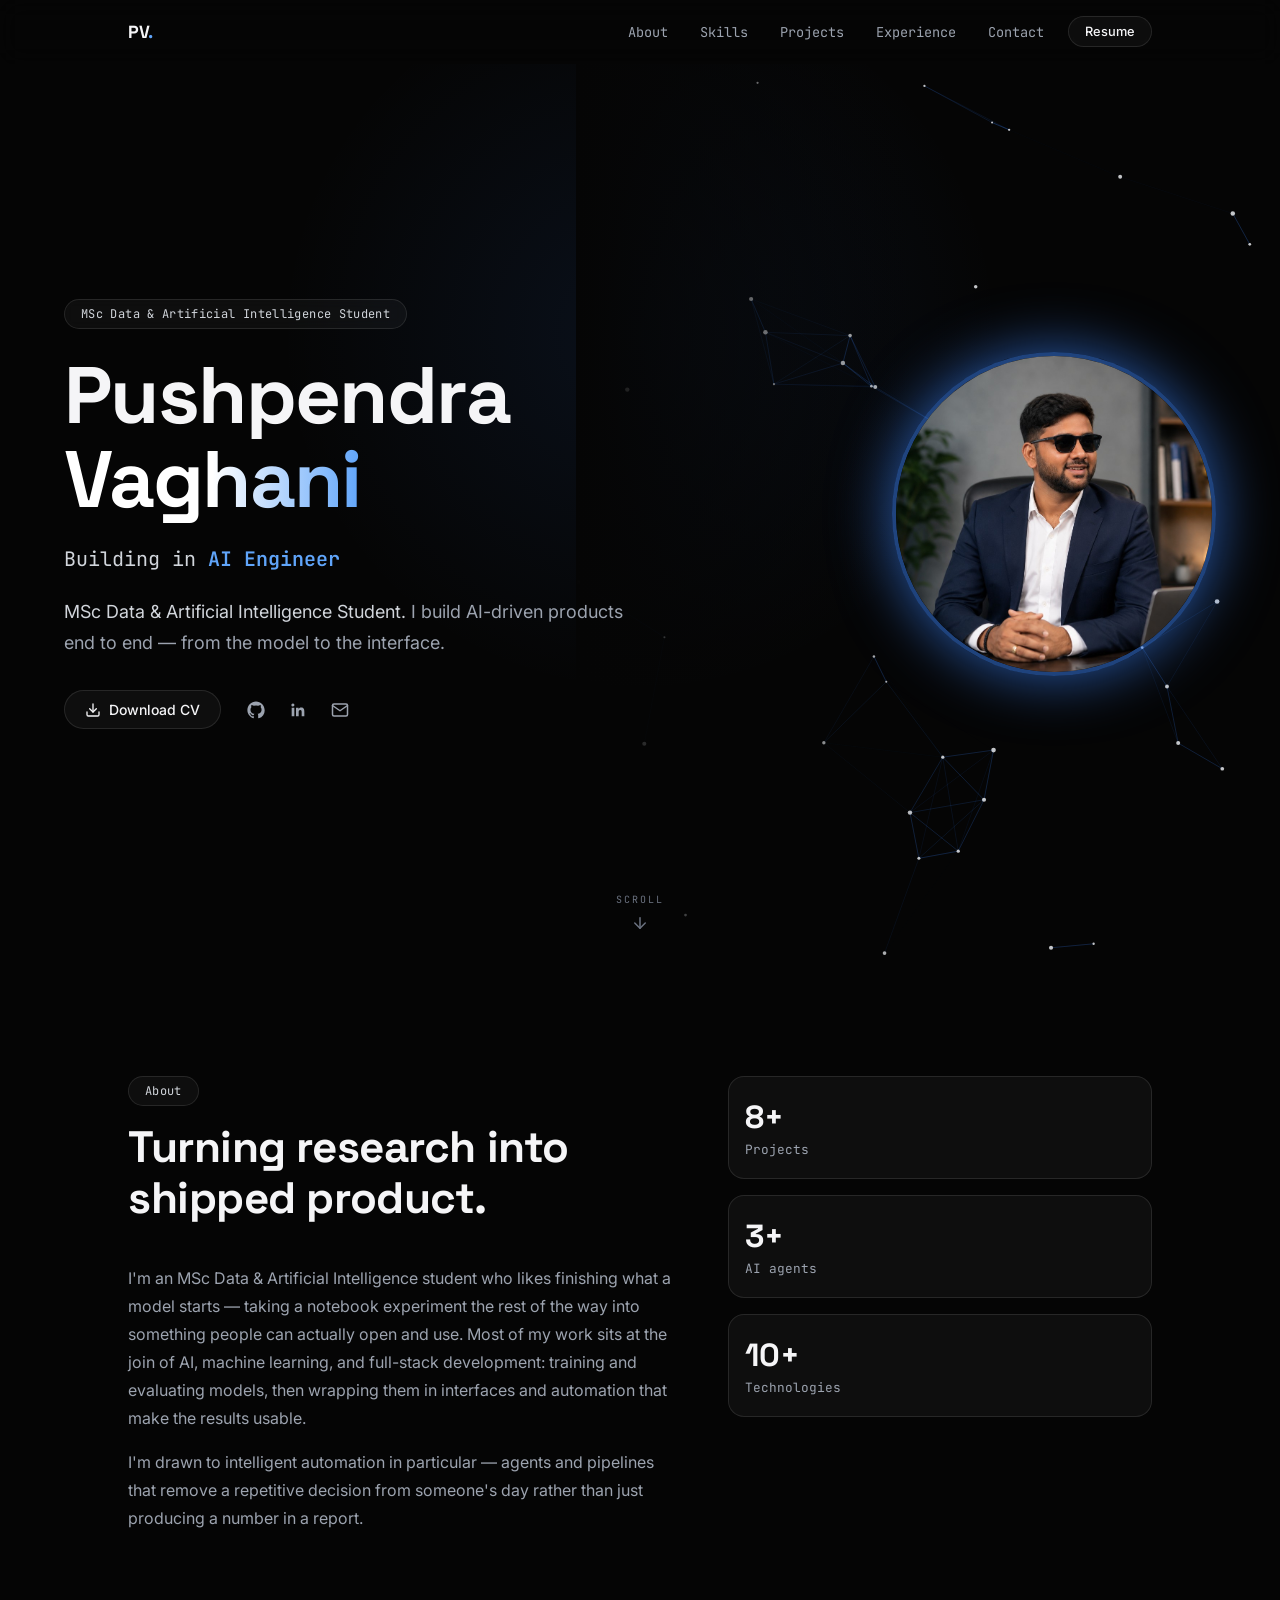
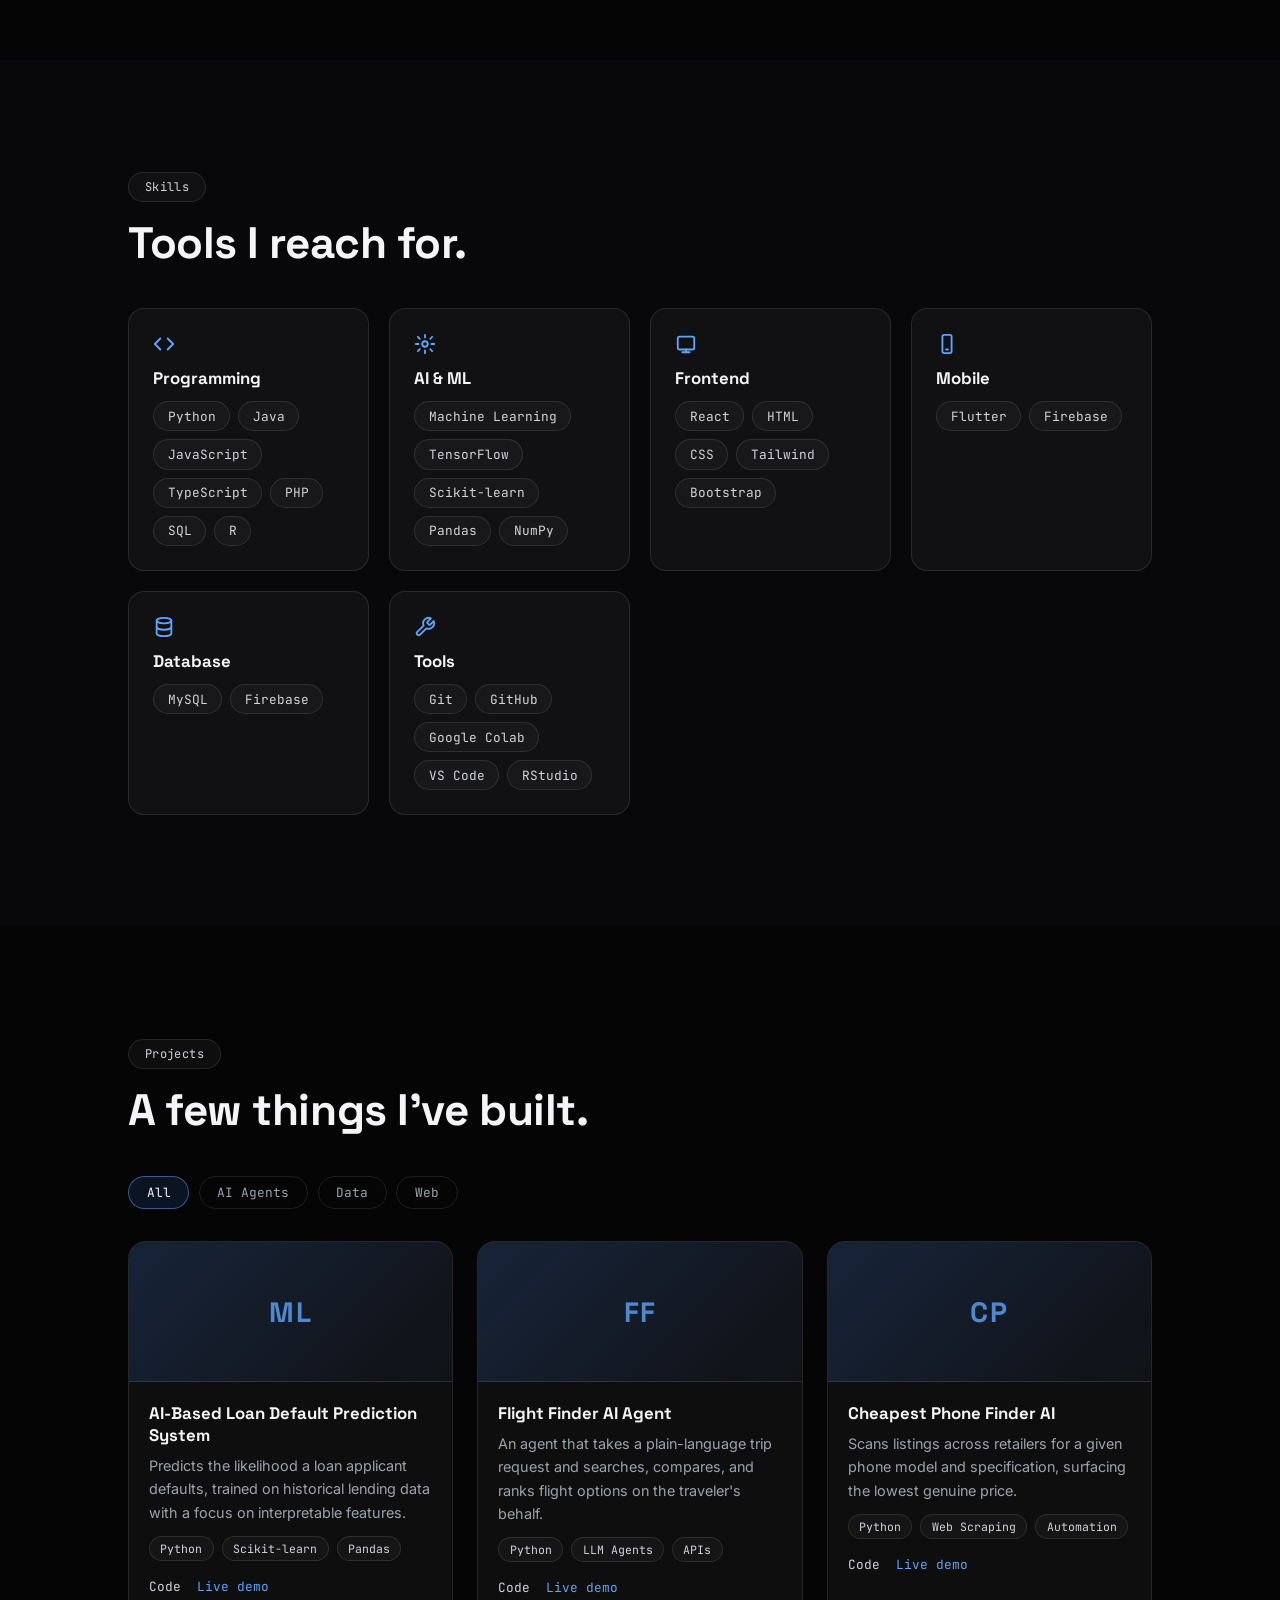
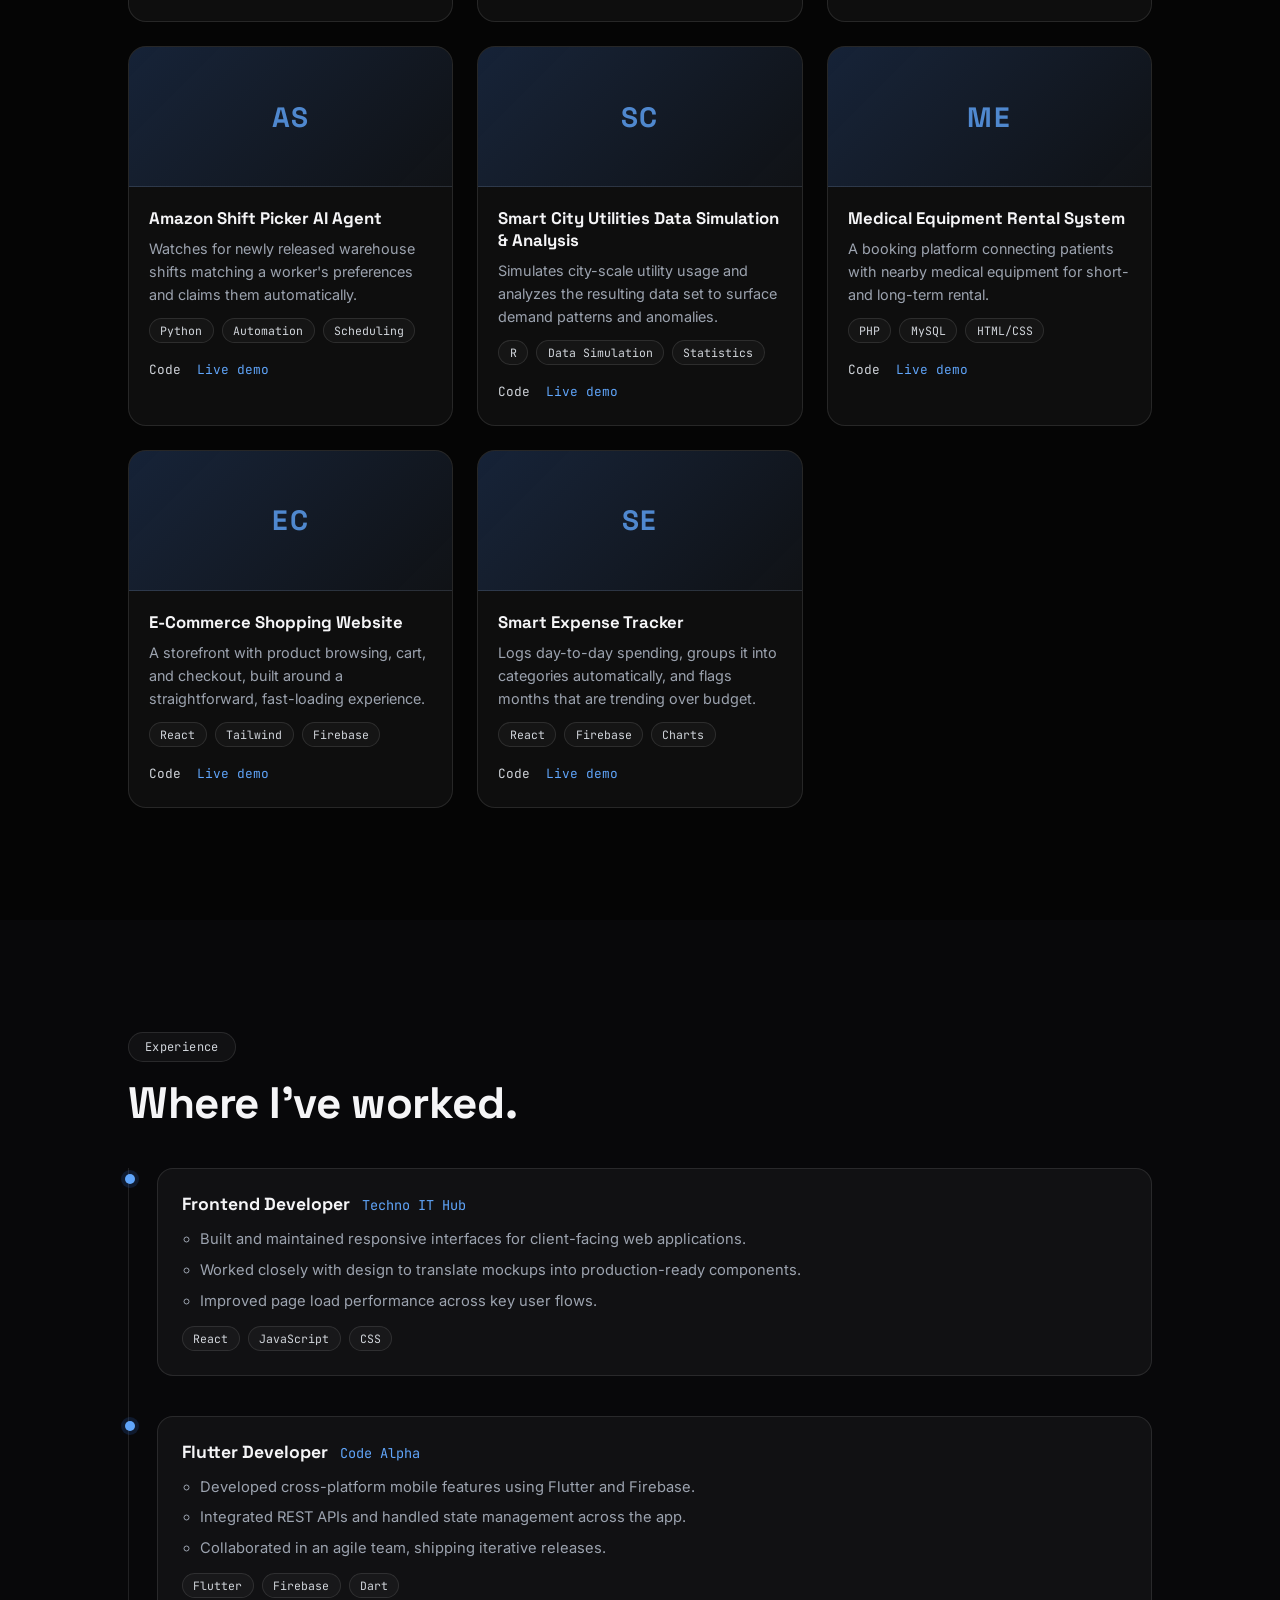
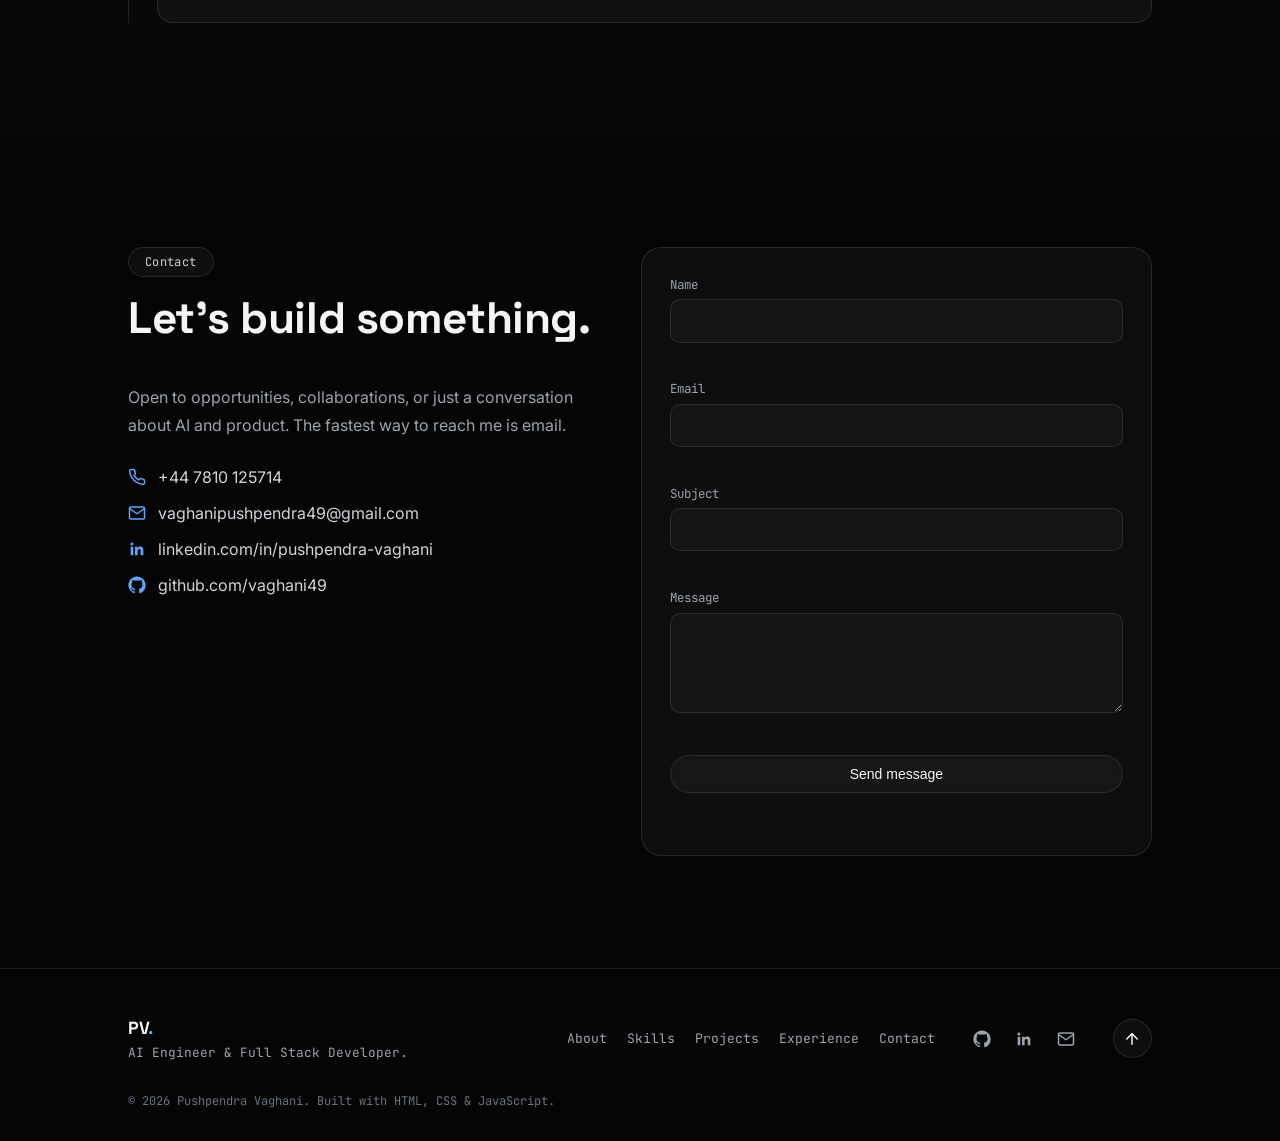
<file: index.html>
<!doctype html>
<html lang="en">
<head>

  <meta charset="UTF-8" />
  <meta name="viewport" content="width=device-width, initial-scale=1.0" />
  
<title>Pushpendra Vaghani | AI Engineer & Data Science Portfolio</title>

<meta name="description" content="Official portfolio of Pushpendra Vaghani. AI Engineer, Data Science student, and Full Stack Developer.">

<meta name="keywords" content="Pushpendra Vaghani, Vaghani Pushpendra, AI Engineer, Data Science, Portfolio">

<meta name="author" content="Pushpendra Vaghani">
  <link rel="preconnect" href="https://fonts.googleapis.com" />
  <link rel="preconnect" href="https://fonts.gstatic.com" crossorigin />
  <link
    href="https://fonts.googleapis.com/css2?family=Space+Grotesk:wght@500;700&family=JetBrains+Mono:wght@400;500&family=Inter:wght@400;500&display=swap"
    rel="stylesheet"
  />

  <link rel="stylesheet" href="style.css" />
</head>
<body>

  <a href="#main" class="skip-link">Skip to content</a>

  <header class="nav" id="site-nav">
    <div class="nav__inner">
      <a href="#home" class="nav__logo">PV<span class="nav__logo-dot">.</span></a>

      <nav class="nav__links" aria-label="Primary">
        <a href="#about">About</a>
        <a href="#skills">Skills</a>
        <a href="#projects">Projects</a>
        <a href="#experience">Experience</a>
        <a href="#contact">Contact</a>
      </nav>

      <a href="cv.pdf" download class="btn btn--primary btn--sm nav__cta">Resume</a>

      <button
        type="button"
        class="nav__toggle"
        id="nav-toggle"
        aria-expanded="false"
        aria-controls="nav-mobile"
        aria-label="Open menu"
      >
        <svg class="icon" viewBox="0 0 24 24" fill="none" stroke="currentColor" stroke-width="2" stroke-linecap="round" aria-hidden="true">
          <line x1="4" y1="7" x2="20" y2="7" />
          <line x1="4" y1="12" x2="20" y2="12" />
          <line x1="4" y1="17" x2="20" y2="17" />
        </svg>
      </button>
    </div>

    <nav class="nav__mobile" id="nav-mobile" aria-label="Mobile">
      <a href="#about">About</a>
      <a href="#skills">Skills</a>
      <a href="#projects">Projects</a>
      <a href="#experience">Experience</a>
      <a href="#contact">Contact</a>
      <a href="cv.pdf" download class="btn btn--primary btn--sm">Resume</a>
    </nav>
  </header>

  <main id="main">

  <section id="home" class="hero" aria-label="Introduction — Pushpendra Vaghani">

    <!-- Decorative mouse-follow glow -->
    <div class="hero__glow" aria-hidden="true"></div>

    <!-- Decorative animated node graph (desktop: right half, mobile: full-bleed, low opacity) -->
    <div class="hero__field hero__field--desktop" aria-hidden="true">
      <canvas id="neural-field"></canvas>
      <div class="hero__field-fade"></div>
    </div>
    <div class="hero__field hero__field--mobile" aria-hidden="true">
      <canvas id="neural-field-mobile"></canvas>
    </div>

    <div class="hero__content">

      <p class="hero__eyebrow reveal" style="--delay: 0s">
        MSc Data &amp; Artificial Intelligence Student
      </p>

      <h1 class="hero__name reveal" style="--delay: 0.08s">
        Pushpendra<br />
        <span class="hero__name-accent">Vaghani</span>
      </h1>

      <div class="hero__role reveal" style="--delay: 0.16s">
        <span aria-hidden="true">Building in</span>
        <span class="hero__role-window">
          <span id="role-word" class="hero__role-word" aria-hidden="true">AI Engineer</span>
        </span>
        <!-- Static equivalent for screen readers: one announcement instead of a live-updating region -->
        <span class="sr-only" id="role-word-sr">
          Building in AI Engineer, Machine Learning, Data Scientist, Full Stack Developer
        </span>
      </div>

      <p class="hero__tagline reveal" style="--delay: 0.24s">
        <span class="hero__tagline-lead">MSc Data &amp; Artificial Intelligence Student. </span>
        I build AI-driven products end to end — from the model to the interface.
      </p>

      <div class="hero__actions reveal" style="--delay: 0.32s">
        <a href="cv.pdf" download class="btn btn--primary">
          <svg class="icon" viewBox="0 0 24 24" fill="none" stroke="currentColor" stroke-width="2" stroke-linecap="round" stroke-linejoin="round" aria-hidden="true">
            <path d="M21 15v4a2 2 0 0 1-2 2H5a2 2 0 0 1-2-2v-4" />
            <polyline points="7 10 12 15 17 10" />
            <line x1="12" y1="15" x2="12" y2="3" />
          </svg>
          Download CV
        </a>

        <div class="hero__socials">
          <a href="https://github.com/vaghani49" target="_blank" rel="noopener noreferrer" aria-label="GitHub" class="icon-btn">
            <svg class="icon" viewBox="0 0 24 24" fill="currentColor" aria-hidden="true">
              <path d="M12 .5C5.73.5.5 5.73.5 12c0 5.08 3.29 9.39 7.86 10.91.57.1.79-.25.79-.55 0-.27-.01-1.17-.02-2.12-3.2.7-3.88-1.36-3.88-1.36-.52-1.34-1.28-1.7-1.28-1.7-1.04-.72.08-.7.08-.7 1.16.08 1.76 1.19 1.76 1.19 1.03 1.76 2.7 1.25 3.36.96.1-.75.4-1.25.73-1.54-2.55-.29-5.24-1.28-5.24-5.71 0-1.26.45-2.29 1.19-3.1-.12-.29-.52-1.46.11-3.05 0 0 .97-.31 3.18 1.18a11 11 0 0 1 5.79 0c2.2-1.49 3.17-1.18 3.17-1.18.63 1.59.24 2.76.12 3.05.74.81 1.18 1.84 1.18 3.1 0 4.44-2.69 5.42-5.25 5.7.41.36.78 1.07.78 2.15 0 1.55-.01 2.8-.01 3.18 0 .3.21.66.8.55A10.51 10.51 0 0 0 23.5 12C23.5 5.73 18.27.5 12 .5Z"/>
            </svg>
          </a>
          <a href="https://www.linkedin.com/in/pushpendra-vaghani-9b1732252" target="_blank" rel="noopener noreferrer" aria-label="LinkedIn" class="icon-btn">
            <svg class="icon" viewBox="0 0 24 24" fill="currentColor" aria-hidden="true">
              <path d="M20.45 20.45h-3.56v-5.57c0-1.33-.02-3.03-1.85-3.03-1.86 0-2.14 1.45-2.14 2.94v5.66H9.34V9h3.41v1.56h.05c.48-.9 1.64-1.85 3.38-1.85 3.61 0 4.28 2.38 4.28 5.47v6.27ZM5.34 7.43a2.07 2.07 0 1 1 0-4.13 2.07 2.07 0 0 1 0 4.13ZM7.12 20.45H3.56V9h3.56v11.45Z"/>
            </svg>
          </a>
          <a href="mailto:vaghanipushpendra49@gmail.com" aria-label="Email" class="icon-btn">
            <svg class="icon" viewBox="0 0 24 24" fill="none" stroke="currentColor" stroke-width="2" stroke-linecap="round" stroke-linejoin="round" aria-hidden="true">
              <path d="M4 4h16c1.1 0 2 .9 2 2v12c0 1.1-.9 2-2 2H4c-1.1 0-2-.9-2-2V6c0-1.1.9-2 2-2Z" />
              <polyline points="22,6 12,13 2,6" />
            </svg>
          </a>
        </div>
      </div>

    </div>
    <div class="hero__image reveal" style="--delay:0.2s">
    <img src="profile.png"
         alt="Pushpendra Vaghani"
         class="profile-image">
</div>

    <div class="hero__scroll-cue" aria-hidden="true">
      <span>Scroll</span>
      <svg class="icon" viewBox="0 0 24 24" fill="none" stroke="currentColor" stroke-width="2" stroke-linecap="round" stroke-linejoin="round">
        <line x1="12" y1="5" x2="12" y2="19" />
        <polyline points="19 12 12 19 5 12" />
      </svg>
    </div>

  </section>

  <!-- ============ ABOUT ============ -->
  <section id="about" class="section" aria-label="About">
    <div class="section__inner about">
      <div class="about__text io-reveal">
        <p class="eyebrow">About</p>
        <h2 class="section__title">Turning research into shipped product.</h2>
        <p class="about__body">
          I'm an MSc Data &amp; Artificial Intelligence student who likes finishing what a
          model starts — taking a notebook experiment the rest of the way into something
          people can actually open and use. Most of my work sits at the join of AI, machine
          learning, and full-stack development: training and evaluating models, then wrapping
          them in interfaces and automation that make the results usable.
        </p>
        <p class="about__body">
          I'm drawn to intelligent automation in particular — agents and pipelines that remove
          a repetitive decision from someone's day rather than just producing a number in a
          report.
        </p>
      </div>

      <div class="about__stats io-reveal" data-delay="0.12">
        <div class="stat">
          <span class="stat__number" data-count-to="8" data-suffix="+">0</span>
          <span class="stat__label">Projects</span>
        </div>
        <div class="stat">
          <span class="stat__number" data-count-to="3" data-suffix="+">0</span>
          <span class="stat__label">AI agents</span>
        </div>
        <div class="stat">
          <span class="stat__number" data-count-to="10" data-suffix="+">0</span>
          <span class="stat__label">Technologies</span>
        </div>
      </div>
    </div>
  </section>

  <!-- ============ SKILLS ============ -->
  <section id="skills" class="section section--alt" aria-label="Technical skills">
    <div class="section__inner">
      <p class="eyebrow io-reveal">Skills</p>
      <h2 class="section__title io-reveal" data-delay="0.06">Tools I reach for.</h2>

      <div class="skills-grid">

        <div class="skill-card io-reveal" data-delay="0.1">
          <div class="skill-card__icon" aria-hidden="true">
            <svg class="icon" viewBox="0 0 24 24" fill="none" stroke="currentColor" stroke-width="2" stroke-linecap="round" stroke-linejoin="round">
              <polyline points="16 18 22 12 16 6" />
              <polyline points="8 6 2 12 8 18" />
            </svg>
          </div>
          <h3 class="skill-card__title">Programming</h3>
          <ul class="chip-list">
            <li>Python</li><li>Java</li><li>JavaScript</li><li>TypeScript</li><li>PHP</li><li>SQL</li><li>R</li>
          </ul>
        </div>

        <div class="skill-card io-reveal" data-delay="0.16">
          <div class="skill-card__icon" aria-hidden="true">
            <svg class="icon" viewBox="0 0 24 24" fill="none" stroke="currentColor" stroke-width="2" stroke-linecap="round" stroke-linejoin="round">
              <circle cx="12" cy="12" r="3" />
              <path d="M12 2v3M12 19v3M4.2 4.2l2.1 2.1M17.7 17.7l2.1 2.1M2 12h3M19 12h3M4.2 19.8l2.1-2.1M17.7 6.3l2.1-2.1" />
            </svg>
          </div>
          <h3 class="skill-card__title">AI &amp; ML</h3>
          <ul class="chip-list">
            <li>Machine Learning</li><li>TensorFlow</li><li>Scikit-learn</li><li>Pandas</li><li>NumPy</li>
          </ul>
        </div>

        <div class="skill-card io-reveal" data-delay="0.1">
          <div class="skill-card__icon" aria-hidden="true">
            <svg class="icon" viewBox="0 0 24 24" fill="none" stroke="currentColor" stroke-width="2" stroke-linecap="round" stroke-linejoin="round">
              <rect x="3" y="4" width="18" height="14" rx="2" />
              <line x1="8" y1="21" x2="16" y2="21" />
              <line x1="12" y1="18" x2="12" y2="21" />
            </svg>
          </div>
          <h3 class="skill-card__title">Frontend</h3>
          <ul class="chip-list">
            <li>React</li><li>HTML</li><li>CSS</li><li>Tailwind</li><li>Bootstrap</li>
          </ul>
        </div>

        <div class="skill-card io-reveal" data-delay="0.16">
          <div class="skill-card__icon" aria-hidden="true">
            <svg class="icon" viewBox="0 0 24 24" fill="none" stroke="currentColor" stroke-width="2" stroke-linecap="round" stroke-linejoin="round">
              <rect x="7" y="2" width="10" height="20" rx="2" />
              <line x1="11" y1="18" x2="13" y2="18" />
            </svg>
          </div>
          <h3 class="skill-card__title">Mobile</h3>
          <ul class="chip-list">
            <li>Flutter</li><li>Firebase</li>
          </ul>
        </div>

        <div class="skill-card io-reveal" data-delay="0.1">
          <div class="skill-card__icon" aria-hidden="true">
            <svg class="icon" viewBox="0 0 24 24" fill="none" stroke="currentColor" stroke-width="2" stroke-linecap="round" stroke-linejoin="round">
              <ellipse cx="12" cy="5" rx="8" ry="3" />
              <path d="M4 5v14c0 1.66 3.58 3 8 3s8-1.34 8-3V5" />
              <path d="M4 12c0 1.66 3.58 3 8 3s8-1.34 8-3" />
            </svg>
          </div>
          <h3 class="skill-card__title">Database</h3>
          <ul class="chip-list">
            <li>MySQL</li><li>Firebase</li>
          </ul>
        </div>

        <div class="skill-card io-reveal" data-delay="0.16">
          <div class="skill-card__icon" aria-hidden="true">
            <svg class="icon" viewBox="0 0 24 24" fill="none" stroke="currentColor" stroke-width="2" stroke-linecap="round" stroke-linejoin="round">
              <path d="M14.7 6.3a1 1 0 0 0 0 1.4l1.6 1.6a1 1 0 0 0 1.4 0l3.77-3.77a6 6 0 0 1-7.94 7.94l-6.91 6.91a2.12 2.12 0 0 1-3-3l6.91-6.91a6 6 0 0 1 7.94-7.94l-3.76 3.76z" />
            </svg>
          </div>
          <h3 class="skill-card__title">Tools</h3>
          <ul class="chip-list">
            <li>Git</li><li>GitHub</li><li>Google Colab</li><li>VS Code</li><li>RStudio</li>
          </ul>
        </div>

      </div>
    </div>
  </section>

  <!-- ============ PROJECTS ============ -->
  <section id="projects" class="section" aria-label="Featured projects">
    <div class="section__inner">
      <p class="eyebrow io-reveal">Projects</p>
      <h2 class="section__title io-reveal" data-delay="0.06">A few things I've built.</h2>

      <div class="filter-bar io-reveal" data-delay="0.1" role="group" aria-label="Filter projects by category">
        <button type="button" class="filter-chip is-active" data-filter="all">All</button>
        <button type="button" class="filter-chip" data-filter="ai">AI Agents</button>
        <button type="button" class="filter-chip" data-filter="data">Data</button>
        <button type="button" class="filter-chip" data-filter="web">Web</button>
      </div>

      <div class="projects-grid" id="projects-grid">

        <article class="project-card io-reveal" data-category="ai" data-delay="0.1">
          <div class="project-card__media" aria-hidden="true"><span>ML</span></div>
          <div class="project-card__body">
            <h3 class="project-card__title">AI-Based Loan Default Prediction System</h3>
            <p class="project-card__desc">Predicts the likelihood a loan applicant defaults, trained on historical lending data with a focus on interpretable features.</p>
            <ul class="chip-list chip-list--sm">
              <li>Python</li><li>Scikit-learn</li><li>Pandas</li>
            </ul>
            <div class="project-card__links">
              <a href="#" class="link-btn">Code</a>
              <a href="#" class="link-btn link-btn--accent">Live demo</a>
            </div>
          </div>
        </article>

        <article class="project-card io-reveal" data-category="ai" data-delay="0.14">
          <div class="project-card__media" aria-hidden="true"><span>FF</span></div>
          <div class="project-card__body">
            <h3 class="project-card__title">Flight Finder AI Agent</h3>
            <p class="project-card__desc">An agent that takes a plain-language trip request and searches, compares, and ranks flight options on the traveler's behalf.</p>
            <ul class="chip-list chip-list--sm">
              <li>Python</li><li>LLM Agents</li><li>APIs</li>
            </ul>
            <div class="project-card__links">
              <a href="#" class="link-btn">Code</a>
              <a href="#" class="link-btn link-btn--accent">Live demo</a>
            </div>
          </div>
        </article>

        <article class="project-card io-reveal" data-category="ai" data-delay="0.18">
          <div class="project-card__media" aria-hidden="true"><span>CP</span></div>
          <div class="project-card__body">
            <h3 class="project-card__title">Cheapest Phone Finder AI</h3>
            <p class="project-card__desc">Scans listings across retailers for a given phone model and specification, surfacing the lowest genuine price.</p>
            <ul class="chip-list chip-list--sm">
              <li>Python</li><li>Web Scraping</li><li>Automation</li>
            </ul>
            <div class="project-card__links">
              <a href="#" class="link-btn">Code</a>
              <a href="https://github.com/vaghani49/Phone-Cheapest-Finder" class="link-btn link-btn--accent">Live demo</a>
            </div>
          </div>
        </article>

        <article class="project-card io-reveal" data-category="ai" data-delay="0.1">
          <div class="project-card__media" aria-hidden="true"><span>AS</span></div>
          <div class="project-card__body">
            <h3 class="project-card__title">Amazon Shift Picker AI Agent</h3>
            <p class="project-card__desc">Watches for newly released warehouse shifts matching a worker's preferences and claims them automatically.</p>
            <ul class="chip-list chip-list--sm">
              <li>Python</li><li>Automation</li><li>Scheduling</li>
            </ul>
            <div class="project-card__links">
              <a href="#" class="link-btn">Code</a>
              <a href="#" class="link-btn link-btn--accent">Live demo</a>
            </div>
          </div>
        </article>

        <article class="project-card io-reveal" data-category="data" data-delay="0.14">
          <div class="project-card__media" aria-hidden="true"><span>SC</span></div>
          <div class="project-card__body">
            <h3 class="project-card__title">Smart City Utilities Data Simulation &amp; Analysis</h3>
            <p class="project-card__desc">Simulates city-scale utility usage and analyzes the resulting data set to surface demand patterns and anomalies.</p>
            <ul class="chip-list chip-list--sm">
              <li>R</li><li>Data Simulation</li><li>Statistics</li>
            </ul>
            <div class="project-card__links">
              <a href="#" class="link-btn">Code</a>
              <a href="#" class="link-btn link-btn--accent">Live demo</a>
            </div>
          </div>
        </article>

        <article class="project-card io-reveal" data-category="web" data-delay="0.18">
          <div class="project-card__media" aria-hidden="true"><span>ME</span></div>
          <div class="project-card__body">
            <h3 class="project-card__title">Medical Equipment Rental System</h3>
            <p class="project-card__desc">A booking platform connecting patients with nearby medical equipment for short- and long-term rental.</p>
            <ul class="chip-list chip-list--sm">
              <li>PHP</li><li>MySQL</li><li>HTML/CSS</li>
            </ul>
            <div class="project-card__links">
              <a href="#" class="link-btn">Code</a>
              <a href="#" class="link-btn link-btn--accent">Live demo</a>
            </div>
          </div>
        </article>

        <article class="project-card io-reveal" data-category="web" data-delay="0.1">
          <div class="project-card__media" aria-hidden="true"><span>EC</span></div>
          <div class="project-card__body">
            <h3 class="project-card__title">E-Commerce Shopping Website</h3>
            <p class="project-card__desc">A storefront with product browsing, cart, and checkout, built around a straightforward, fast-loading experience.</p>
            <ul class="chip-list chip-list--sm">
              <li>React</li><li>Tailwind</li><li>Firebase</li>
            </ul>
            <div class="project-card__links">
              <a href="#" class="link-btn">Code</a>
              <a href="#" class="link-btn link-btn--accent">Live demo</a>
            </div>
          </div>
        </article>

        <article class="project-card io-reveal" data-category="web" data-delay="0.14">
          <div class="project-card__media" aria-hidden="true"><span>SE</span></div>
          <div class="project-card__body">
            <h3 class="project-card__title">Smart Expense Tracker</h3>
            <p class="project-card__desc">Logs day-to-day spending, groups it into categories automatically, and flags months that are trending over budget.</p>
            <ul class="chip-list chip-list--sm">
              <li>React</li><li>Firebase</li><li>Charts</li>
            </ul>
            <div class="project-card__links">
              <a href="#" class="link-btn">Code</a>
              <a href="#" class="link-btn link-btn--accent">Live demo</a>
            </div>
          </div>
        </article>

      </div>

      <p class="projects-empty" id="projects-empty" hidden>No projects in this category yet.</p>
    </div>
  </section>

  <!-- ============ EXPERIENCE ============ -->
  <section id="experience" class="section section--alt" aria-label="Experience">
    <div class="section__inner">
      <p class="eyebrow io-reveal">Experience</p>
      <h2 class="section__title io-reveal" data-delay="0.06">Where I've worked.</h2>

      <ol class="timeline">
        <li class="timeline__item io-reveal" data-delay="0.1">
          <div class="timeline__marker" aria-hidden="true"></div>
          <div class="timeline__card">
            <div class="timeline__head">
              <h3 class="timeline__role">Frontend Developer</h3>
              <span class="timeline__org">Techno IT Hub</span>
            </div>
            <ul class="timeline__list">
              <li>Built and maintained responsive interfaces for client-facing web applications.</li>
              <li>Worked closely with design to translate mockups into production-ready components.</li>
              <li>Improved page load performance across key user flows.</li>
            </ul>
            <ul class="chip-list chip-list--sm">
              <li>React</li><li>JavaScript</li><li>CSS</li>
            </ul>
          </div>
        </li>

        <li class="timeline__item io-reveal" data-delay="0.18">
          <div class="timeline__marker" aria-hidden="true"></div>
          <div class="timeline__card">
            <div class="timeline__head">
              <h3 class="timeline__role">Flutter Developer</h3>
              <span class="timeline__org">Code Alpha</span>
            </div>
            <ul class="timeline__list">
              <li>Developed cross-platform mobile features using Flutter and Firebase.</li>
              <li>Integrated REST APIs and handled state management across the app.</li>
              <li>Collaborated in an agile team, shipping iterative releases.</li>
            </ul>
            <ul class="chip-list chip-list--sm">
              <li>Flutter</li><li>Firebase</li><li>Dart</li>
            </ul>
          </div>
        </li>
      </ol>
    </div>
  </section>

  <!-- ============ CONTACT ============ -->
  <section id="contact" class="section" aria-label="Contact">
    <div class="section__inner contact">
      <div class="contact__intro io-reveal">
        <p class="eyebrow">Contact</p>
        <h2 class="section__title">Let's build something.</h2>
        <p class="about__body">
          Open to opportunities, collaborations, or just a conversation about AI and
          product. The fastest way to reach me is email.
        </p>

        <ul class="contact-info">
          <li>
            <svg class="icon" viewBox="0 0 24 24" fill="none" stroke="currentColor" stroke-width="2" stroke-linecap="round" stroke-linejoin="round" aria-hidden="true">
              <path d="M22 16.92v3a2 2 0 0 1-2.18 2 19.79 19.79 0 0 1-8.63-3.07 19.5 19.5 0 0 1-6-6 19.79 19.79 0 0 1-3.07-8.67A2 2 0 0 1 4.11 2h3a2 2 0 0 1 2 1.72c.13.96.36 1.9.7 2.81a2 2 0 0 1-.45 2.11L8.09 9.91a16 16 0 0 0 6 6l1.27-1.27a2 2 0 0 1 2.11-.45c.9.34 1.85.57 2.81.7A2 2 0 0 1 22 16.92Z" />
            </svg>
            <a href="tel:+447810125714">+44 7810 125714</a>
          </li>
          <li>
            <svg class="icon" viewBox="0 0 24 24" fill="none" stroke="currentColor" stroke-width="2" stroke-linecap="round" stroke-linejoin="round" aria-hidden="true">
              <path d="M4 4h16c1.1 0 2 .9 2 2v12c0 1.1-.9 2-2 2H4c-1.1 0-2-.9-2-2V6c0-1.1.9-2 2-2Z" />
              <polyline points="22,6 12,13 2,6" />
            </svg>
            <a href="mailto:vaghanipushpendra49@gmail.com">vaghanipushpendra49@gmail.com</a>
          </li>
          <li>
            <svg class="icon" viewBox="0 0 24 24" fill="currentColor" aria-hidden="true">
              <path d="M20.45 20.45h-3.56v-5.57c0-1.33-.02-3.03-1.85-3.03-1.86 0-2.14 1.45-2.14 2.94v5.66H9.34V9h3.41v1.56h.05c.48-.9 1.64-1.85 3.38-1.85 3.61 0 4.28 2.38 4.28 5.47v6.27ZM5.34 7.43a2.07 2.07 0 1 1 0-4.13 2.07 2.07 0 0 1 0 4.13ZM7.12 20.45H3.56V9h3.56v11.45Z"/>
            </svg>
            <a href="https://www.linkedin.com/in/pushpendra-vaghani-9b1732252" target="_blank" rel="noopener noreferrer">linkedin.com/in/pushpendra-vaghani</a>
          </li>
          <li>
            <svg class="icon" viewBox="0 0 24 24" fill="currentColor" aria-hidden="true">
              <path d="M12 .5C5.73.5.5 5.73.5 12c0 5.08 3.29 9.39 7.86 10.91.57.1.79-.25.79-.55 0-.27-.01-1.17-.02-2.12-3.2.7-3.88-1.36-3.88-1.36-.52-1.34-1.28-1.7-1.28-1.7-1.04-.72.08-.7.08-.7 1.16.08 1.76 1.19 1.76 1.19 1.03 1.76 2.7 1.25 3.36.96.1-.75.4-1.25.73-1.54-2.55-.29-5.24-1.28-5.24-5.71 0-1.26.45-2.29 1.19-3.1-.12-.29-.52-1.46.11-3.05 0 0 .97-.31 3.18 1.18a11 11 0 0 1 5.79 0c2.2-1.49 3.17-1.18 3.17-1.18.63 1.59.24 2.76.12 3.05.74.81 1.18 1.84 1.18 3.1 0 4.44-2.69 5.42-5.25 5.7.41.36.78 1.07.78 2.15 0 1.55-.01 2.8-.01 3.18 0 .3.21.66.8.55A10.51 10.51 0 0 0 23.5 12C23.5 5.73 18.27.5 12 .5Z"/>
            </svg>
            <a href="https://github.com/vaghani49" target="_blank" rel="noopener noreferrer">github.com/vaghani49</a>
          </li>
        </ul>
      </div>

      <form class="contact-form io-reveal" data-delay="0.12" id="contact-form" novalidate>
        <div class="form-row">
          <label for="name">Name</label>
          <input type="text" id="name" name="name" autocomplete="name" required />
          <span class="form-error" id="name-error" role="alert"></span>
        </div>
        <div class="form-row">
          <label for="email">Email</label>
          <input type="email" id="email" name="email" autocomplete="email" required />
          <span class="form-error" id="email-error" role="alert"></span>
        </div>
        <div class="form-row">
          <label for="subject">Subject</label>
          <input type="text" id="subject" name="subject" required />
          <span class="form-error" id="subject-error" role="alert"></span>
        </div>
        <div class="form-row">
          <label for="message">Message</label>
          <textarea id="message" name="message" rows="4" required></textarea>
          <span class="form-error" id="message-error" role="alert"></span>
        </div>
        <button type="submit" class="btn btn--primary contact-form__submit">
          <span class="contact-form__submit-label">Send message</span>
        </button>
        <p class="form-status" id="form-status" role="status" aria-live="polite"></p>
      </form>
    </div>
  </section>

  </main>

  <!-- ============ FOOTER ============ -->
  <footer class="footer">
    <div class="section__inner footer__inner">
      <div class="footer__brand">
        <a href="#home" class="nav__logo">PV<span class="nav__logo-dot">.</span></a>
        <p class="footer__tagline">AI Engineer &amp; Full Stack Developer.</p>
      </div>

      <nav class="footer__links" aria-label="Footer">
        <a href="#about">About</a>
        <a href="#skills">Skills</a>
        <a href="#projects">Projects</a>
        <a href="#experience">Experience</a>
        <a href="#contact">Contact</a>
      </nav>

      <div class="footer__socials">
        <a href="https://github.com/vaghani49" target="_blank" rel="noopener noreferrer" aria-label="GitHub" class="icon-btn">
          <svg class="icon" viewBox="0 0 24 24" fill="currentColor" aria-hidden="true">
            <path d="M12 .5C5.73.5.5 5.73.5 12c0 5.08 3.29 9.39 7.86 10.91.57.1.79-.25.79-.55 0-.27-.01-1.17-.02-2.12-3.2.7-3.88-1.36-3.88-1.36-.52-1.34-1.28-1.7-1.28-1.7-1.04-.72.08-.7.08-.7 1.16.08 1.76 1.19 1.76 1.19 1.03 1.76 2.7 1.25 3.36.96.1-.75.4-1.25.73-1.54-2.55-.29-5.24-1.28-5.24-5.71 0-1.26.45-2.29 1.19-3.1-.12-.29-.52-1.46.11-3.05 0 0 .97-.31 3.18 1.18a11 11 0 0 1 5.79 0c2.2-1.49 3.17-1.18 3.17-1.18.63 1.59.24 2.76.12 3.05.74.81 1.18 1.84 1.18 3.1 0 4.44-2.69 5.42-5.25 5.7.41.36.78 1.07.78 2.15 0 1.55-.01 2.8-.01 3.18 0 .3.21.66.8.55A10.51 10.51 0 0 0 23.5 12C23.5 5.73 18.27.5 12 .5Z"/>
          </svg>
        </a>
        <a href="https://www.linkedin.com/in/pushpendra-vaghani-9b1732252" target="_blank" rel="noopener noreferrer" aria-label="LinkedIn" class="icon-btn">
          <svg class="icon" viewBox="0 0 24 24" fill="currentColor" aria-hidden="true">
            <path d="M20.45 20.45h-3.56v-5.57c0-1.33-.02-3.03-1.85-3.03-1.86 0-2.14 1.45-2.14 2.94v5.66H9.34V9h3.41v1.56h.05c.48-.9 1.64-1.85 3.38-1.85 3.61 0 4.28 2.38 4.28 5.47v6.27ZM5.34 7.43a2.07 2.07 0 1 1 0-4.13 2.07 2.07 0 0 1 0 4.13ZM7.12 20.45H3.56V9h3.56v11.45Z"/>
          </svg>
        </a>
        <a href="mailto:vaghanipushpendra49@gmail.com" aria-label="Email" class="icon-btn">
          <svg class="icon" viewBox="0 0 24 24" fill="none" stroke="currentColor" stroke-width="2" stroke-linecap="round" stroke-linejoin="round" aria-hidden="true">
            <path d="M4 4h16c1.1 0 2 .9 2 2v12c0 1.1-.9 2-2 2H4c-1.1 0-2-.9-2-2V6c0-1.1.9-2 2-2Z" />
            <polyline points="22,6 12,13 2,6" />
          </svg>
        </a>
      </div>

      <button type="button" class="back-to-top" id="back-to-top" aria-label="Back to top">
        <svg class="icon" viewBox="0 0 24 24" fill="none" stroke="currentColor" stroke-width="2" stroke-linecap="round" stroke-linejoin="round" aria-hidden="true">
          <line x1="12" y1="19" x2="12" y2="5" />
          <polyline points="5 12 12 5 19 12" />
        </svg>
      </button>
    </div>

    <p class="footer__copyright">© <span id="copyright-year"></span> Pushpendra Vaghani. Built with HTML, CSS &amp; JavaScript.</p>
  </footer>

  <script src="script.js"></script>
</body>
</html>
</file>
<file: style.css>
/* ---------- Design tokens ---------- */
:root {
  --bg: #050505;
  --surface: rgba(255, 255, 255, 0.04);
  --border: rgba(255, 255, 255, 0.1);
  --text: #f5f5f7;
  --text-muted: #9ca3af;
  --text-dim: #d1d5db;
  --accent: #3b82f6;
  --accent-soft: #60a5fa;

  --font-display: 'Space Grotesk', ui-sans-serif, system-ui, sans-serif;
  --font-body: 'Inter', ui-sans-serif, system-ui, sans-serif;
  --font-mono: 'JetBrains Mono', ui-monospace, SFMono-Regular, monospace;
}

* {
  box-sizing: border-box;
}

html {
  scroll-behavior: smooth;
}

@media (prefers-reduced-motion: reduce) {
  html {
    scroll-behavior: auto;
  }
}

body {
  margin: 0;
  background: var(--bg);
  font-family: var(--font-body);
  color: var(--text);
}

.sr-only {
  position: absolute;
  width: 1px;
  height: 1px;
  padding: 0;
  margin: -1px;
  overflow: hidden;
  clip: rect(0, 0, 0, 0);
  white-space: nowrap;
  border: 0;
}

/* ---------- Hero shell ---------- */
.hero {
  position: relative;
  isolation: isolate;
  display: flex;
  align-items: center;
  min-height: 100svh;
  width: 100%;
  overflow: hidden;
  background: var(--bg);
  padding-inline: 1.5rem;
}

@media (min-width: 640px) {
  .hero {
    padding-inline: 2.5rem;
  }
}

@media (min-width: 1024px) {
  .hero {
    padding-inline: 4rem;
  }
}

/* Mouse-follow ambient glow. Position is driven by JS via --glow-x/--glow-y. */
.hero__glow {
  position: absolute;
  inset: 0;
  pointer-events: none;
  opacity: 0.7;
  background: radial-gradient(
    600px circle at var(--glow-x, 50%) var(--glow-y, 30%),
    rgba(59, 130, 246, 0.13),
    transparent 60%
  );
}

/* Signature background: animated node graph */
.hero__field {
  position: absolute;
  inset: 0;
  pointer-events: none;
}

.hero__field canvas {
  display: block;
}

.hero__field--desktop {
  display: none;
  inset-inline-start: auto;
  width: 55%;
}

.hero__field-fade {
  position: absolute;
  inset: 0;
  background: linear-gradient(to left, transparent, transparent, var(--bg));
}

.hero__field--mobile {
  opacity: 0.4;
}

@media (min-width: 1024px) {
  .hero__field--desktop {
    display: block;
  }
  .hero__field--mobile {
    display: none;
  }
}

/* ---------- Content ---------- */
.hero__content {
  position: relative;
  z-index: 10;
  display: flex;
  flex-direction: column;
  gap: 1.5rem;
  width: 100%;
  max-width: 48rem;
  margin-inline: auto;
  padding-block: 7rem;
}

@media (min-width: 1024px) {
  .hero__content {
    margin-inline: 0;
    padding-block: 8rem;
  }
}

.hero__eyebrow {
  display: inline-flex;
  align-self: flex-start;
  align-items: center;
  gap: 0.5rem;
  border: 1px solid var(--border);
  background: var(--surface);
  backdrop-filter: blur(6px);
  -webkit-backdrop-filter: blur(6px);
  border-radius: 999px;
  padding: 0.375rem 1rem;
  font-family: var(--font-mono);
  font-size: 0.75rem;
  letter-spacing: 0.03em;
  color: var(--text-dim);
  margin: 0;
}

.hero__name {
  font-family: var(--font-display);
  font-size: clamp(2.5rem, 7vw, 5rem);
  font-weight: 700;
  line-height: 1.05;
  letter-spacing: -0.02em;
  color: var(--text);
  margin: 0;
}

.hero__name-accent {
  background: linear-gradient(to right, #fff, #fff, var(--accent-soft));
  -webkit-background-clip: text;
  background-clip: text;
  color: transparent;
}

.hero__role {
  display: flex;
  flex-wrap: wrap;
  align-items: center;
  gap: 0.25rem 0.75rem;
  font-family: var(--font-mono);
  font-size: 1.125rem;
  color: var(--text-dim);
}

@media (min-width: 640px) {
  .hero__role {
    font-size: 1.25rem;
  }
}

.hero__role-window {
  position: relative;
  display: inline-flex;
  align-items: center;
  height: 1.4em;
  min-width: 11ch;
  overflow: hidden;
}

.hero__role-word {
  position: absolute;
  inset: 0;
  display: flex;
  align-items: center;
  white-space: nowrap;
  font-weight: 600;
  color: var(--accent-soft);
  animation: slideIn 0.4s cubic-bezier(0.16, 1, 0.3, 1) forwards;
}

.hero__role-word.is-leaving {
  animation: slideOut 0.4s cubic-bezier(0.16, 1, 0.3, 1) forwards;
}

.hero__tagline {
  max-width: 36rem;
  font-size: 1rem;
  line-height: 1.7;
  color: var(--text-muted);
  margin: 0;
}

@media (min-width: 640px) {
  .hero__tagline {
    font-size: 1.125rem;
  }
}

.hero__tagline-lead {
  color: var(--text-dim);
}

.hero__actions {
  display: flex;
  flex-wrap: wrap;
  align-items: center;
  gap: 0.75rem;
  margin-top: 0.5rem;
}

/* ---------- Buttons ---------- */
.btn {
  display: inline-flex;
  align-items: center;
  gap: 0.5rem;
  border-radius: 999px;
  padding: 0.625rem 1.25rem;
  font-size: 0.875rem;
  font-weight: 500;
  text-decoration: none;
  transition: border-color 0.2s ease, background 0.2s ease, box-shadow 0.2s ease;
}

.btn--primary {
  border: 1px solid var(--border);
  background: var(--surface);
  color: var(--text);
  backdrop-filter: blur(6px);
  -webkit-backdrop-filter: blur(6px);
}

.btn--primary:hover {
  border-color: rgba(96, 165, 250, 0.5);
  background: rgba(255, 255, 255, 0.1);
  box-shadow: 0 0 24px -6px rgba(59, 130, 246, 0.5);
}

.hero__socials {
  display: flex;
  align-items: center;
  gap: 0.25rem;
  margin-inline-start: 0.25rem;
}

.icon-btn {
  display: inline-flex;
  border-radius: 999px;
  padding: 0.625rem;
  color: var(--text-muted);
  transition: color 0.2s ease;
}

.icon-btn:hover {
  color: var(--text);
}

.icon {
  width: 18px;
  height: 18px;
}

.btn--primary .icon {
  width: 16px;
  height: 16px;
}

/* Focus visibility, applied consistently to every interactive element */
.btn:focus-visible,
.icon-btn:focus-visible {
  outline: none;
  box-shadow: 0 0 0 2px var(--bg), 0 0 0 4px var(--accent-soft);
}

/* ---------- Scroll cue ---------- */
.hero__scroll-cue {
  position: absolute;
  bottom: 2rem;
  left: 50%;
  transform: translateX(-50%);
  z-index: 10;
  display: none;
  flex-direction: column;
  align-items: center;
  gap: 0.5rem;
  color: #6b7280;
}

@media (min-width: 640px) {
  .hero__scroll-cue {
    display: flex;
  }
}

.hero__scroll-cue span {
  font-family: var(--font-mono);
  font-size: 10px;
  text-transform: uppercase;
  letter-spacing: 0.2em;
}

.hero__scroll-cue .icon {
  animation: bob 1.6s ease-in-out infinite;
}

/* ---------- Entrance reveal ---------- */
.reveal {
  opacity: 0;
  transform: translateY(16px);
  animation: fadeUp 0.55s cubic-bezier(0.16, 1, 0.3, 1) forwards;
  animation-delay: var(--delay, 0s);
}

/* ---------- Keyframes ---------- */
@keyframes fadeUp {
  to {
    opacity: 1;
    transform: translateY(0);
  }
}

@keyframes slideIn {
  from {
    opacity: 0;
    transform: translateY(18px);
  }
  to {
    opacity: 1;
    transform: translateY(0);
  }
}

@keyframes slideOut {
  from {
    opacity: 1;
    transform: translateY(0);
  }
  to {
    opacity: 0;
    transform: translateY(-18px);
  }
}

@keyframes bob {
  0%, 100% {
    transform: translateY(0);
  }
  50% {
    transform: translateY(6px);
  }
}

/* ---------- Reduced motion ---------- */
@media (prefers-reduced-motion: reduce) {
  .reveal {
    animation: none;
    opacity: 1;
    transform: none;
  }
  .hero__role-word {
    animation: none;
  }
  .hero__scroll-cue .icon {
    animation: none;
  }
}

/* =========================================================
   Shared primitives (nav, sections, cards, buttons) — used
   by About / Skills / Projects / Experience / Contact / Footer
   ========================================================= */

.skip-link {
  position: absolute;
  left: 1rem;
  top: -3rem;
  z-index: 100;
  background: var(--text);
  color: var(--bg);
  padding: 0.5rem 1rem;
  border-radius: 999px;
  font-size: 0.875rem;
  font-weight: 500;
  transition: top 0.2s ease;
}

.skip-link:focus {
  top: 1rem;
}

.eyebrow {
  display: inline-flex;
  width: fit-content;
  align-items: center;
  gap: 0.5rem;
  border: 1px solid var(--border);
  background: var(--surface);
  border-radius: 999px;
  padding: 0.375rem 1rem;
  font-family: var(--font-mono);
  font-size: 0.75rem;
  letter-spacing: 0.03em;
  color: var(--text-dim);
  margin: 0 0 1rem;
}

.section {
  position: relative;
  padding-block: 5rem;
}

@media (min-width: 1024px) {
  .section {
    padding-block: 7rem;
  }
}

.section--alt {
  background: #08080a;
}

.section__inner {
  width: 100%;
  max-width: 72rem;
  margin-inline: auto;
  padding-inline: 1.5rem;
}

@media (min-width: 640px) {
  .section__inner {
    padding-inline: 2.5rem;
  }
}

@media (min-width: 1024px) {
  .section__inner {
    padding-inline: 4rem;
  }
}

.section__title {
  font-family: var(--font-display);
  font-size: clamp(1.75rem, 3.6vw, 2.75rem);
  font-weight: 700;
  letter-spacing: -0.01em;
  line-height: 1.15;
  color: var(--text);
  margin: 0 0 2.5rem;
  max-width: 32rem;
}

/* Reusable chip/badge list (tech tags, skill items) — no percentage bars, ever */
.chip-list {
  display: flex;
  flex-wrap: wrap;
  gap: 0.5rem;
  list-style: none;
  margin: 0.75rem 0 0;
  padding: 0;
}

.chip-list li {
  border: 1px solid var(--border);
  background: rgba(255, 255, 255, 0.03);
  border-radius: 999px;
  padding: 0.35rem 0.85rem;
  font-family: var(--font-mono);
  font-size: 0.8rem;
  color: var(--text-dim);
}

.chip-list--sm li {
  font-size: 0.72rem;
  padding: 0.25rem 0.65rem;
}

/* ---------- Nav ---------- */
.nav {
  position: sticky;
  top: 0;
  z-index: 50;
  border-bottom: 1px solid transparent;
  background: rgba(5, 5, 5, 0.6);
  backdrop-filter: blur(12px);
  -webkit-backdrop-filter: blur(12px);
  transition: border-color 0.3s ease, background 0.3s ease;
}

.nav.is-scrolled {
  border-bottom-color: var(--border);
  background: rgba(5, 5, 5, 0.85);
}

.nav__inner {
  display: flex;
  align-items: center;
  gap: 1.5rem;
  max-width: 72rem;
  margin-inline: auto;
  padding: 1rem 1.5rem;
}

@media (min-width: 640px) {
  .nav__inner {
    padding-inline: 2.5rem;
  }
}

@media (min-width: 1024px) {
  .nav__inner {
    padding-inline: 4rem;
  }
}

.nav__logo {
  font-family: var(--font-display);
  font-weight: 700;
  font-size: 1.1rem;
  color: var(--text);
  text-decoration: none;
  letter-spacing: -0.02em;
}

.nav__logo-dot {
  color: var(--accent-soft);
}

.nav__links {
  display: none;
  align-items: center;
  gap: 2rem;
  margin-inline-start: auto;
  font-family: var(--font-mono);
  font-size: 0.85rem;
}

.nav__links a {
  color: var(--text-muted);
  text-decoration: none;
  transition: color 0.2s ease;
}

.nav__links a:hover {
  color: var(--text);
}

@media (min-width: 900px) {
  .nav__links {
    display: flex;
  }
}

.nav__cta {
  display: none;
}

@media (min-width: 900px) {
  .nav__cta {
    display: inline-flex;
  }
}

.nav__toggle {
  margin-inline-start: auto;
  background: none;
  border: 1px solid var(--border);
  border-radius: 999px;
  color: var(--text);
  padding: 0.5rem;
  display: inline-flex;
}

@media (min-width: 900px) {
  .nav__toggle {
    display: none;
  }
}

.nav__mobile {
  display: none;
  flex-direction: column;
  gap: 0.25rem;
  padding: 0.5rem 1.5rem 1.5rem;
  border-top: 1px solid var(--border);
}

.nav__mobile.is-open {
  display: flex;
}

.nav__mobile a {
  color: var(--text-dim);
  text-decoration: none;
  padding: 0.75rem 0;
  font-family: var(--font-mono);
  font-size: 0.95rem;
  border-bottom: 1px solid rgba(255, 255, 255, 0.06);
}

.nav__mobile .btn {
  margin-top: 0.75rem;
  justify-content: center;
}

.btn--sm {
  padding: 0.45rem 1rem;
  font-size: 0.8rem;
}

@media (min-width: 900px) {
  .nav__mobile {
    display: none !important;
  }
}

/* ---------- Scroll reveal (IntersectionObserver driven) ---------- */
.io-reveal {
  opacity: 0;
  transform: translateY(20px);
  transition: opacity 0.6s cubic-bezier(0.16, 1, 0.3, 1), transform 0.6s cubic-bezier(0.16, 1, 0.3, 1);
  transition-delay: var(--reveal-delay, 0s);
}

.io-reveal.is-visible {
  opacity: 1;
  transform: translateY(0);
}

@media (prefers-reduced-motion: reduce) {
  .io-reveal {
    opacity: 1;
    transform: none;
    transition: none;
  }
}

/* ---------- About ---------- */
.about {
  display: grid;
  gap: 3rem;
}

@media (min-width: 900px) {
  .about {
    grid-template-columns: 1.3fr 1fr;
    align-items: start;
  }
}

.about__body {
  color: var(--text-muted);
  line-height: 1.75;
  font-size: 1rem;
  max-width: 34rem;
}

.about__stats {
  display: grid;
  grid-template-columns: repeat(3, 1fr);
  gap: 1rem;
}

@media (min-width: 900px) {
  .about__stats {
    grid-template-columns: 1fr;
  }
}

.stat {
  border: 1px solid var(--border);
  background: var(--surface);
  border-radius: 16px;
  padding: 1.25rem 1rem;
  text-align: center;
}

@media (min-width: 900px) {
  .stat {
    text-align: left;
  }
}

.stat__number {
  display: block;
  font-family: var(--font-display);
  font-size: 2rem;
  font-weight: 700;
  color: var(--text);
}

.stat__label {
  display: block;
  margin-top: 0.25rem;
  font-family: var(--font-mono);
  font-size: 0.8rem;
  color: var(--text-muted);
}

/* ---------- Skills ---------- */
.skills-grid {
  display: grid;
  grid-template-columns: repeat(auto-fit, minmax(230px, 1fr));
  gap: 1.25rem;
}

.skill-card {
  border: 1px solid var(--border);
  background: var(--surface);
  border-radius: 16px;
  padding: 1.5rem;
  transition: border-color 0.2s ease, transform 0.2s ease;
}

.skill-card:hover {
  border-color: rgba(96, 165, 250, 0.4);
  transform: translateY(-3px);
}

.skill-card__icon {
  display: inline-flex;
  color: var(--accent-soft);
  margin-bottom: 0.75rem;
}

.skill-card__icon .icon {
  width: 22px;
  height: 22px;
}

.skill-card__title {
  font-family: var(--font-display);
  font-size: 1.05rem;
  font-weight: 700;
  color: var(--text);
  margin: 0;
}

/* ---------- Projects ---------- */
.filter-bar {
  display: flex;
  flex-wrap: wrap;
  gap: 0.6rem;
  margin-bottom: 2rem;
}

.filter-chip {
  border: 1px solid var(--border);
  background: transparent;
  color: var(--text-muted);
  border-radius: 999px;
  padding: 0.45rem 1.1rem;
  font-family: var(--font-mono);
  font-size: 0.8rem;
  cursor: pointer;
  transition: color 0.2s ease, border-color 0.2s ease, background 0.2s ease;
}

.filter-chip:hover {
  color: var(--text);
}

.filter-chip.is-active {
  color: var(--text);
  border-color: rgba(96, 165, 250, 0.5);
  background: rgba(59, 130, 246, 0.12);
}

.filter-chip:focus-visible {
  outline: none;
  box-shadow: 0 0 0 2px var(--bg), 0 0 0 4px var(--accent-soft);
}

.projects-grid {
  display: grid;
  grid-template-columns: repeat(auto-fit, minmax(280px, 1fr));
  gap: 1.5rem;
}

.project-card {
  border: 1px solid var(--border);
  background: var(--surface);
  border-radius: 18px;
  overflow: hidden;
  transition: border-color 0.25s ease, transform 0.25s ease, box-shadow 0.25s ease;
}

.project-card.is-hidden {
  display: none;
}

.project-card:hover {
  border-color: rgba(96, 165, 250, 0.4);
  transform: translateY(-4px);
  box-shadow: 0 20px 40px -20px rgba(0, 0, 0, 0.6);
}

.project-card__media {
  height: 140px;
  display: flex;
  align-items: center;
  justify-content: center;
  background: linear-gradient(135deg, rgba(59, 130, 246, 0.18), rgba(59, 130, 246, 0.03));
  border-bottom: 1px solid var(--border);
}

.project-card__media span {
  font-family: var(--font-display);
  font-size: 1.75rem;
  font-weight: 700;
  color: var(--accent-soft);
  opacity: 0.8;
  letter-spacing: 0.05em;
}

.project-card__body {
  padding: 1.25rem 1.25rem 1.5rem;
}

.project-card__title {
  font-family: var(--font-display);
  font-size: 1.05rem;
  font-weight: 700;
  color: var(--text);
  margin: 0 0 0.5rem;
}

.project-card__desc {
  font-size: 0.9rem;
  line-height: 1.6;
  color: var(--text-muted);
  margin: 0;
}

.project-card__links {
  display: flex;
  gap: 1rem;
  margin-top: 1.1rem;
}

.link-btn {
  font-family: var(--font-mono);
  font-size: 0.8rem;
  color: var(--text-dim);
  text-decoration: none;
  border-bottom: 1px solid transparent;
  transition: color 0.2s ease, border-color 0.2s ease;
}

.link-btn:hover {
  color: var(--text);
  border-color: var(--text-dim);
}

.link-btn--accent {
  color: var(--accent-soft);
}

.link-btn--accent:hover {
  border-color: var(--accent-soft);
}

.link-btn:focus-visible {
  outline: none;
  box-shadow: 0 0 0 2px var(--bg), 0 0 0 4px var(--accent-soft);
  border-radius: 4px;
}

.projects-empty {
  text-align: center;
  color: var(--text-muted);
  font-family: var(--font-mono);
  font-size: 0.9rem;
  margin-top: 2rem;
}

/* ---------- Experience (timeline) ---------- */
.timeline {
  position: relative;
  list-style: none;
  margin: 0;
  padding: 0 0 0 1.75rem;
  border-left: 1px solid var(--border);
  display: flex;
  flex-direction: column;
  gap: 2.5rem;
}

.timeline__item {
  position: relative;
}

.timeline__marker {
  position: absolute;
  left: -1.98rem;
  top: 0.35rem;
  width: 10px;
  height: 10px;
  border-radius: 50%;
  background: var(--accent-soft);
  box-shadow: 0 0 0 4px rgba(59, 130, 246, 0.15);
}

.timeline__card {
  border: 1px solid var(--border);
  background: var(--surface);
  border-radius: 16px;
  padding: 1.5rem;
}

.timeline__head {
  display: flex;
  flex-wrap: wrap;
  align-items: baseline;
  gap: 0.5rem 0.75rem;
  margin-bottom: 0.75rem;
}

.timeline__role {
  font-family: var(--font-display);
  font-size: 1.1rem;
  font-weight: 700;
  color: var(--text);
  margin: 0;
}

.timeline__org {
  font-family: var(--font-mono);
  font-size: 0.85rem;
  color: var(--accent-soft);
}

.timeline__list {
  margin: 0;
  padding-left: 1.1rem;
  color: var(--text-muted);
  font-size: 0.92rem;
  line-height: 1.7;
}

.timeline__list li {
  margin-bottom: 0.35rem;
}

/* ---------- Contact ---------- */
.contact {
  display: grid;
  gap: 3rem;
}

@media (min-width: 900px) {
  .contact {
    grid-template-columns: 1fr 1.1fr;
    align-items: start;
  }
}

.contact-info {
  list-style: none;
  margin: 1.75rem 0 0;
  padding: 0;
  display: flex;
  flex-direction: column;
  gap: 1rem;
}

.contact-info li {
  display: flex;
  align-items: center;
  gap: 0.75rem;
  color: var(--text-dim);
}

.contact-info .icon {
  width: 18px;
  height: 18px;
  color: var(--accent-soft);
  flex-shrink: 0;
}

.contact-info a {
  color: inherit;
  text-decoration: none;
}

.contact-info a:hover {
  color: var(--text);
}

.contact-form {
  border: 1px solid var(--border);
  background: var(--surface);
  border-radius: 20px;
  padding: 1.75rem;
  display: flex;
  flex-direction: column;
  gap: 1.1rem;
}

.form-row {
  display: flex;
  flex-direction: column;
  gap: 0.4rem;
}

.form-row label {
  font-family: var(--font-mono);
  font-size: 0.78rem;
  color: var(--text-muted);
}

.form-row input,
.form-row textarea {
  background: rgba(255, 255, 255, 0.03);
  border: 1px solid var(--border);
  border-radius: 10px;
  padding: 0.7rem 0.85rem;
  font-family: var(--font-body);
  font-size: 0.95rem;
  color: var(--text);
  resize: vertical;
}

.form-row input::placeholder,
.form-row textarea::placeholder {
  color: #6b7280;
}

.form-row input:focus,
.form-row textarea:focus {
  outline: none;
  border-color: rgba(96, 165, 250, 0.6);
  box-shadow: 0 0 0 3px rgba(59, 130, 246, 0.15);
}

.form-row.has-error input,
.form-row.has-error textarea {
  border-color: #f87171;
}

.form-error {
  min-height: 1.1em;
  font-size: 0.78rem;
  color: #f87171;
}

.contact-form__submit {
  justify-content: center;
  margin-top: 0.25rem;
  cursor: pointer;
}

.contact-form__submit:disabled {
  opacity: 0.7;
  cursor: not-allowed;
}

.form-status {
  min-height: 1.2em;
  font-size: 0.85rem;
  color: var(--text-muted);
  margin: 0;
}

.form-status.is-success {
  color: #4ade80;
}

.form-status.is-error {
  color: #f87171;
}

/* ---------- Footer ---------- */
.footer {
  border-top: 1px solid var(--border);
  padding-block: 3rem 2rem;
}

.footer__inner {
  display: flex;
  flex-wrap: wrap;
  align-items: center;
  gap: 1.75rem;
}

.footer__brand {
  display: flex;
  flex-direction: column;
  gap: 0.35rem;
  margin-inline-end: auto;
}

.footer__tagline {
  font-family: var(--font-mono);
  font-size: 0.8rem;
  color: var(--text-muted);
  margin: 0;
}

.footer__links {
  display: flex;
  flex-wrap: wrap;
  gap: 1.25rem;
  font-family: var(--font-mono);
  font-size: 0.82rem;
}

.footer__links a {
  color: var(--text-muted);
  text-decoration: none;
}

.footer__links a:hover {
  color: var(--text);
}

.footer__socials {
  display: flex;
  gap: 0.25rem;
}

.back-to-top {
  background: var(--surface);
  border: 1px solid var(--border);
  border-radius: 999px;
  color: var(--text);
  padding: 0.6rem;
  display: inline-flex;
  cursor: pointer;
  transition: border-color 0.2s ease;
}

.back-to-top:hover {
  border-color: rgba(96, 165, 250, 0.5);
}

.back-to-top:focus-visible {
  outline: none;
  box-shadow: 0 0 0 2px var(--bg), 0 0 0 4px var(--accent-soft);
}

.footer__copyright {
  max-width: 72rem;
  margin: 2rem auto 0;
  padding-inline: 1.5rem;
  font-family: var(--font-mono);
  font-size: 0.75rem;
  color: #6b7280;
}

@media (min-width: 640px) {
  .footer__copyright {
    padding-inline: 2.5rem;
  }
}

@media (min-width: 1024px) {
  .footer__copyright {
    padding-inline: 4rem;
  }
}
.hero{
    display:flex;
    justify-content:space-between;
    align-items:center;
    gap:60px;
}

.hero__image{
    position:relative;
    z-index:10;
    flex:1;
    display:flex;
    justify-content:center;
    align-items:center;
}

.profile-image{
    width:min(500px, 100%);
    max-width:500px;
    aspect-ratio:1/1;
    height:auto;
    object-fit:cover;
    border-radius:50%;
    border:4px solid rgba(59,130,246,.5);
    box-shadow:0 0 60px rgba(59,130,246,.7);
    transition:0.3s;
}

.profile-image:hover{
    transform:scale(1.05);
}

@media (max-width: 768px){

    .hero{
        flex-direction:column;
        text-align:center;
        gap:2rem;
    }

    .hero__image{
        order:-1;
    }

    .profile-image{
        width:280px;
        max-width:80vw;
    }

    .hero__eyebrow{
        align-self:center;
    }

    .hero__actions,
    .hero__socials{
        justify-content:center;
    }
}
</file>
